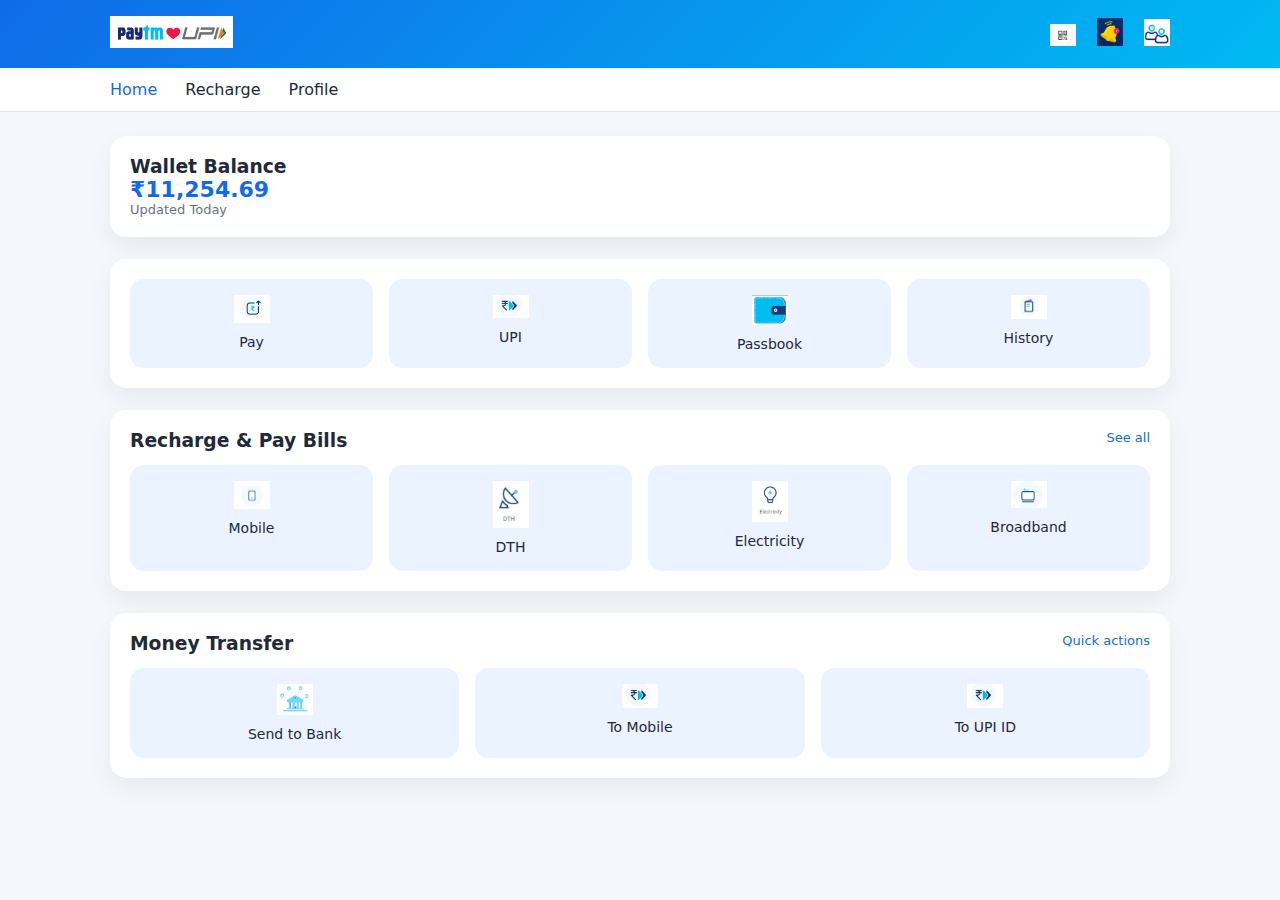
<file: Paytm Clone/index.html>
<!DOCTYPE html>
<html lang="en">
<head>
  <title>Paytm – Home</title>
  <link rel="stylesheet" href="css/style.css">
</head>
<body>

<div class="topbar">
  <div class="topbar-inner">
    <div class="logo">
      <img src="assets/logo/paytm-logo.png">
    </div>
    <div class="top-icons">
      <img src="assets/icons/qr.png">
      <img src="assets/icons/bell.png">
      <img src="assets/icons/user.png">
    </div>
  </div>
</div>

<div class="nav">
  <div class="nav-inner">
    <a class="active" href="index.html">Home</a>
    <a href="recharge.html">Recharge</a>
    <a href="profile.html">Profile</a>
  </div>
</div>

<div class="container">

  <div class="card">
    <h3>Wallet Balance</h3>
    <div class="balance">₹11,254.69</div>
    <div class="sub">Updated Today</div>
  </div>

  <div class="card">
    <div class="grid">
      <div class="tile"><img src="assets/icons/pay.png"><br>Pay</div>
      <div class="tile"><img src="assets/icons/upi.png"><br>UPI</div>
      <div class="tile"><img src="assets/icons/passbook.png"><br>Passbook</div>
      <div class="tile"><img src="assets/icons/history.png"><br>History</div>
    </div>
  </div>

  <div class="card">
    <div class="section-header">
      <h3>Recharge & Pay Bills</h3>
      <span>See all</span>
    </div>
    <div class="grid">
      <div class="tile"><img src="assets/icons/mobile.png"><br>Mobile</div>
      <div class="tile"><img src="assets/icons/dth.png"><br>DTH</div>
      <div class="tile"><img src="assets/icons/electricity.png"><br>Electricity</div>
      <div class="tile"><img src="assets/icons/broadband.png"><br>Broadband</div>
    </div>
  </div>

  <div class="card">
    <div class="section-header">
      <h3>Money Transfer</h3>
      <span>Quick actions</span>
    </div>
    <div class="grid">
      <div class="tile"><img src="assets/icons/bank.png"><br>Send to Bank</div>
      <div class="tile"><img src="assets/icons/phone.png"><br>To Mobile</div>
      <div class="tile"><img src="assets/icons/upi-id.png"><br>To UPI ID</div>
    </div>
  </div>

</div>

</body>
</html>
</file>
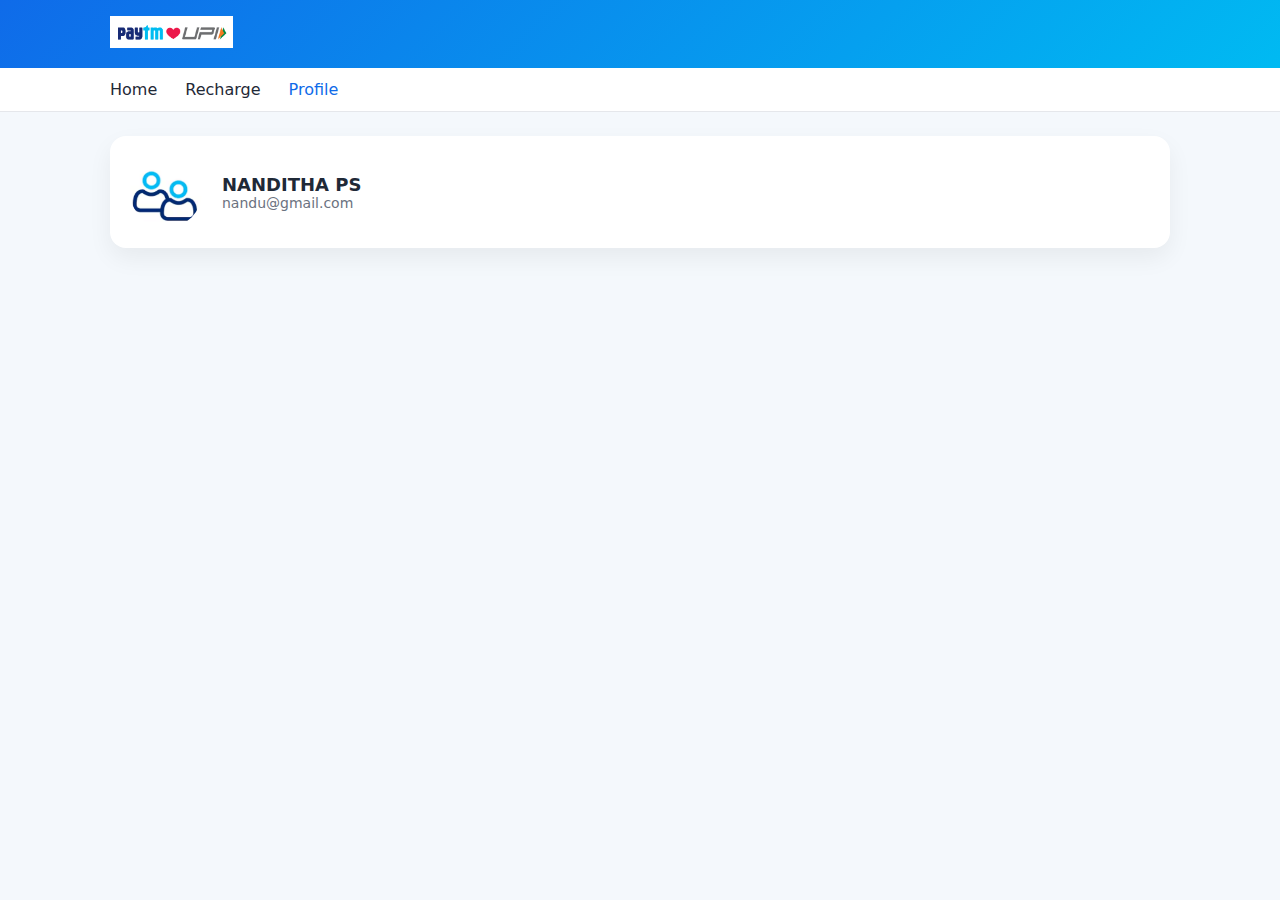
<file: Paytm Clone/profile.html>
<!DOCTYPE html>
<html lang="en">
<head>
  <title>Paytm – Profile</title>
  <link rel="stylesheet" href="css/style.css">
</head>
<body>

<div class="topbar">
  <div class="topbar-inner">
    <div class="logo">
      <img src="assets/logo/paytm-logo.png">
    </div>
  </div>
</div>

<div class="nav">
  <div class="nav-inner">
    <a href="index.html">Home</a>
    <a href="recharge.html">Recharge</a>
    <a class="active" href="profile.html">Profile</a>
  </div>
</div>

<div class="container">
  <div class="card">
    <div class="profile-box">
      <img class="avatar" src="assets/icons/user.png">
      <div class="profile-info">
        <h2>NANDITHA PS</h2>
        <p>nandu@gmail.com</p>
      </div>
    </div>
  </div>
</div>

</body>
</html>
</file>
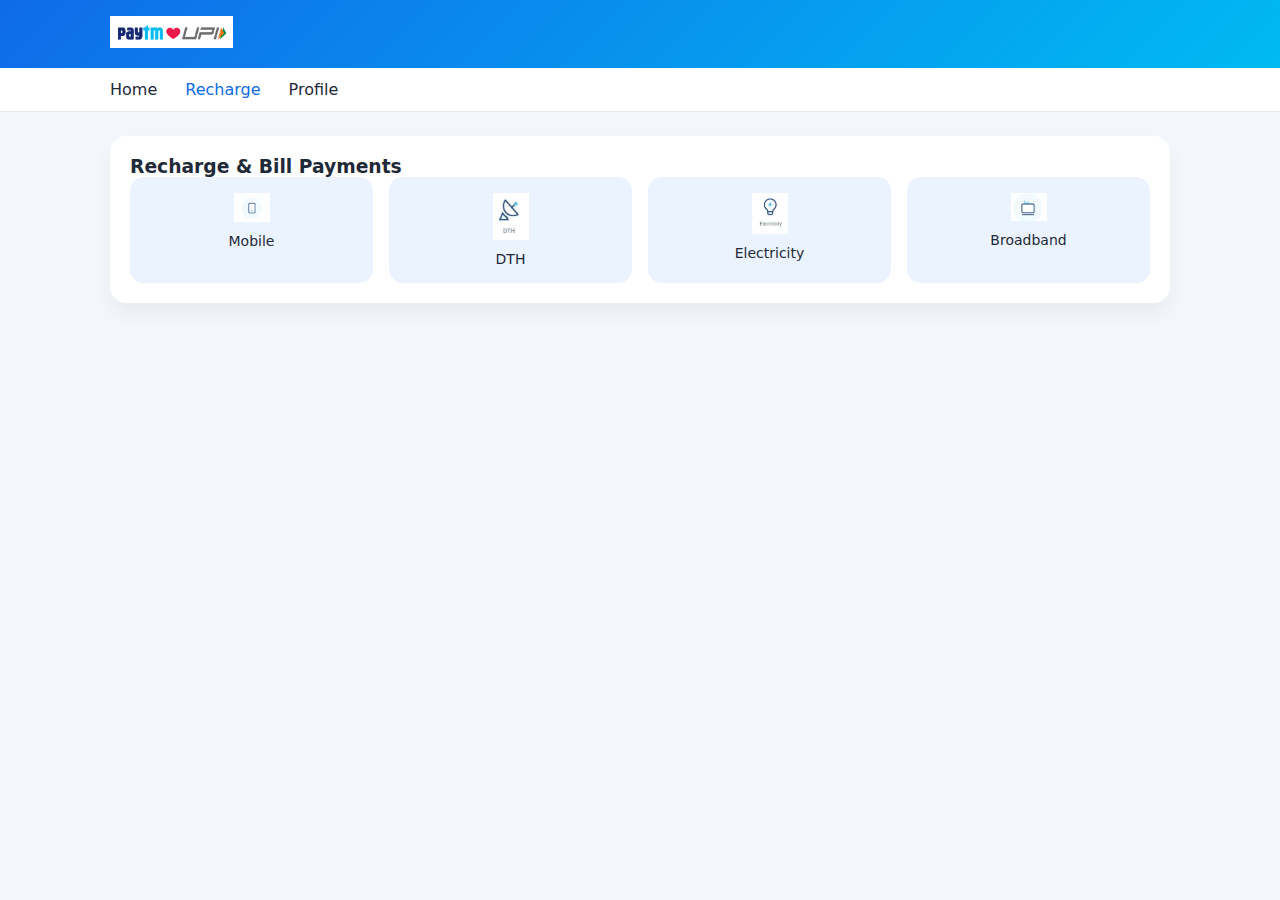
<file: Paytm Clone/recharge.html>
<!DOCTYPE html>
<html lang="en">
<head>
  <title>Paytm – Recharge</title>
  <link rel="stylesheet" href="css/style.css">
</head>
<body>

<div class="topbar">
  <div class="topbar-inner">
    <div class="logo">
      <img src="assets/logo/paytm-logo.png">
    </div>
  </div>
</div>

<div class="nav">
  <div class="nav-inner">
    <a href="index.html">Home</a>
    <a class="active" href="recharge.html">Recharge</a>
    <a href="profile.html">Profile</a>
  </div>
</div>

<div class="container">
  <div class="card">
    <h3>Recharge & Bill Payments</h3>
    <div class="grid">
      <div class="tile"><img src="assets/icons/mobile.png"><br>Mobile</div>
      <div class="tile"><img src="assets/icons/dth.png"><br>DTH</div>
      <div class="tile"><img src="assets/icons/electricity.png"><br>Electricity</div>
      <div class="tile"><img src="assets/icons/broadband.png"><br>Broadband</div>
    </div>
  </div>
</div>

</body>
</html>
</file>
<file: Paytm Clone/css/style.css>
:root {
  --primary: #0f6be9;
  --light-blue: #eaf3ff;
  --dark: #1f2937;
  --muted: #6b7280;
  --bg: #f4f8fc;
  --card: #ffffff;
  --radius: 16px;
  --max-width: 1100px;
  font-family: "Inter", system-ui, Arial, sans-serif;
}

* {
  margin: 0;
  padding: 0;
  box-sizing: border-box;
}

body {
  background: var(--bg);
  color: var(--dark);
}

/* ================= HEADER ================= */

.topbar {
  background: linear-gradient(135deg, #0f6be9, #00baf2);
  padding: 16px 0;
}

.topbar-inner {
  max-width: var(--max-width);
  margin: auto;
  padding: 0 20px;
  display: flex;
  justify-content: space-between;
  align-items: center;
}

.logo img {
  height: 32px;
}

.top-icons img {
  width: 26px;
  margin-left: 16px;
}

/* ================= NAV ================= */

.nav {
  background: var(--card);
  border-bottom: 1px solid #e5e7eb;
}

.nav-inner {
  max-width: var(--max-width);
  margin: auto;
  padding: 12px 20px;
  display: flex;
  gap: 28px;
}

.nav a {
  text-decoration: none;
  font-weight: 500;
  color: var(--dark);
}

.nav a.active {
  color: var(--primary);
}

/* ================= LAYOUT ================= */

.container {
  max-width: var(--max-width);
  margin: 24px auto;
  padding: 0 20px;
}

.card {
  background: var(--card);
  border-radius: var(--radius);
  padding: 20px;
  box-shadow: 0 10px 24px rgba(0,0,0,0.06);
  margin-bottom: 22px;
}

.section-header {
  display: flex;
  justify-content: space-between;
  margin-bottom: 14px;
}

.section-header span {
  font-size: 13px;
  color: var(--primary);
}

/* ================= GRID ================= */

.grid {
  display: grid;
  grid-template-columns: repeat(auto-fit, minmax(120px, 1fr));
  gap: 16px;
}

.tile {
  background: var(--light-blue);
  border-radius: 14px;
  padding: 16px 10px;
  text-align: center;
  font-size: 14px;
  font-weight: 500;
}

.tile img {
  width: 36px;
  margin-bottom: 8px;
}

/* ================= WALLET ================= */

.balance {
  font-size: 22px;
  font-weight: 700;
  color: var(--primary);
}

.sub {
  font-size: 13px;
  color: var(--muted);
}

/* ================= PROFILE ================= */

.profile-box {
  display: flex;
  align-items: center;
  gap: 20px;
}

.avatar {
  width: 72px;
  height: 72px;
  border-radius: 50%;
}

.profile-info h2 {
  font-size: 18px;
}

.profile-info p {
  color: var(--muted);
  font-size: 14px;
}
</file>
